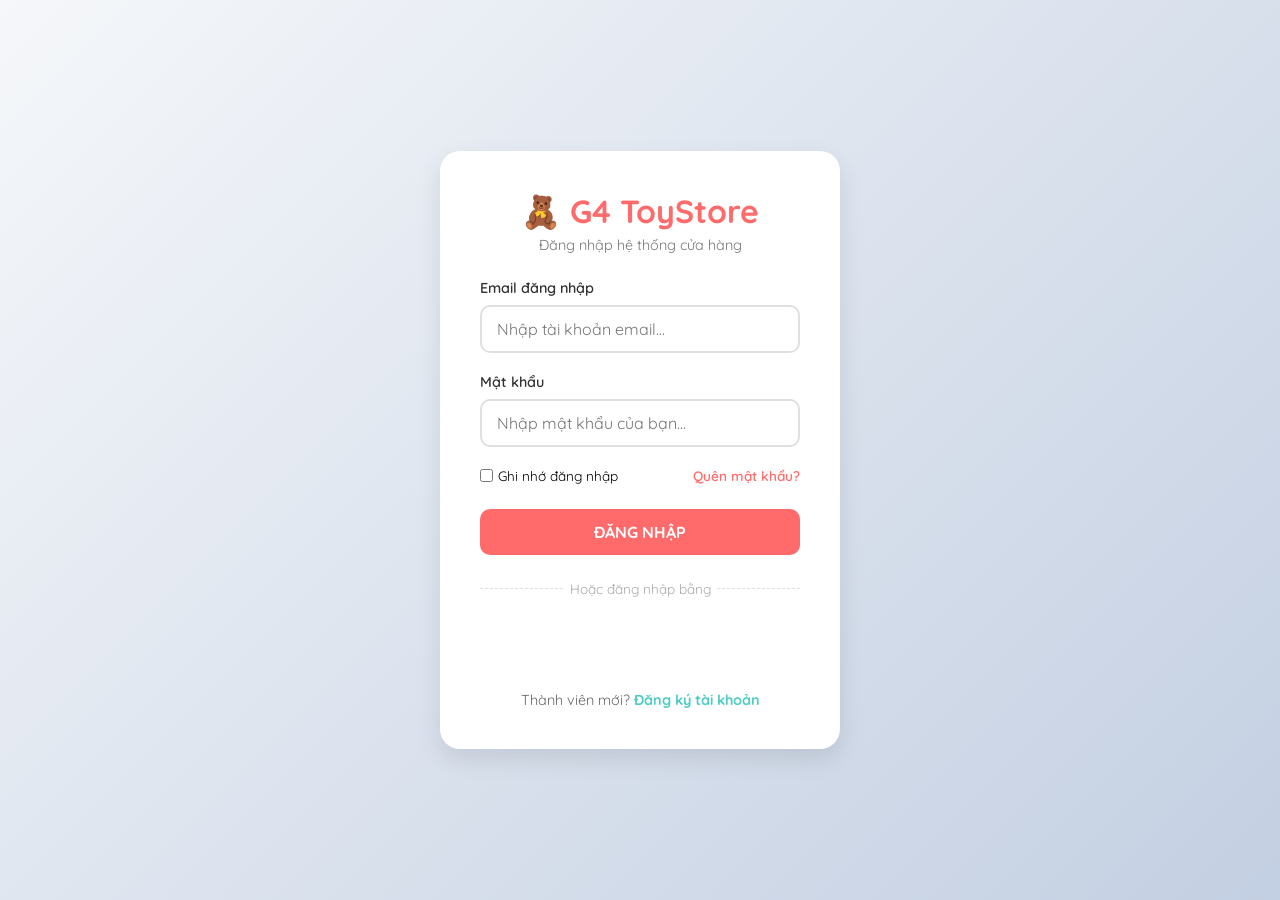
<file: frontend/nth_views/admin/dashboard.html>
<!DOCTYPE html>
<html lang="vi">

<head>
    <meta charset="UTF-8">
    <meta name="viewport" content="width=device-width, initial-scale=1.0">
    <title>Admin Dashboard - G4 ToyStore</title>
    <link href="https://fonts.googleapis.com/css2?family=Quicksand:wght=400;500;600;700&display=swap" rel="stylesheet">

    <style>
        :root {
            --sidebar-width: 260px;
            --primary-admin: #2c3e50;
            --accent-admin: #34495e;
            --active-color: #3498db;
            --text-light: #ecf0f1;
            --bg-body: #f8f9fa;
            --white: #ffffff;
            --text-dark: #333333;
            --success: #2ecc71;
            --warning: #f1c40f;
            --danger: #e74c3c;
        }

        * {
            margin: 0;
            padding: 0;
            box-sizing: border-box;
            font-family: 'Quicksand', sans-serif;
        }

        body {
            background-color: var(--bg-body);
            color: var(--text-dark);
            display: flex;
            min-height: 100vh;
        }

        /* --- SIDEBAR (THANH MENU TRÁI) --- */
        .sidebar {
            width: var(--sidebar-width);
            background-color: var(--primary-admin);
            color: var(--text-light);
            position: fixed;
            top: 0;
            bottom: 0;
            left: 0;
            display: flex;
            flex-direction: column;
            z-index: 100;
        }

        .sidebar-brand {
            padding: 24px;
            text-align: center;
            font-size: 1.4rem;
            font-weight: 700;
            border-bottom: 1px solid rgba(255, 255, 255, 0.1);
            background-color: #1a252f;
        }

        .sidebar-menu {
            list-style: none;
            padding: 20px 0;
            flex-grow: 1;
        }

        .sidebar-menu li {
            margin-bottom: 5px;
        }

        .sidebar-menu a {
            display: flex;
            align-items: center;
            gap: 12px;
            padding: 15px 25px;
            color: #bdc3c7;
            text-decoration: none;
            font-weight: 600;
            transition: all 0.3s;
        }

        .sidebar-menu li.active a,
        .sidebar-menu a:hover {
            color: var(--white);
            background-color: var(--accent-admin);
            border-left: 4px solid var(--active-color);
            padding-left: 21px;
        }

        .sidebar-footer {
            padding: 20px;
            border-top: 1px solid rgba(255, 255, 255, 0.1);
        }

        .btn-logout {
            display: block;
            text-align: center;
            padding: 10px;
            background-color: var(--danger);
            color: var(--white);
            border-radius: 8px;
            text-decoration: none;
            font-weight: 700;
            font-size: 0.9rem;
            transition: background 0.3s;
        }

        .btn-logout:hover {
            background-color: #c0392b;
        }

        /* --- MAIN CONTENT AREA (KHU VỰC NỘI DUNG CHÍNH) --- */
        .main-wrapper {
            margin-left: var(--sidebar-width);
            width: calc(100% - var(--sidebar-width));
            display: flex;
            flex-direction: column;
        }

        /* Topbar phía trên */
        .topbar {
            height: 70px;
            background-color: var(--white);
            box-shadow: 0 2px 5px rgba(0, 0, 0, 0.05);
            display: flex;
            justify-content: space-between;
            align-items: center;
            padding: 0 30px;
        }

        .page-title h2 {
            font-size: 1.5rem;
            color: var(--primary-admin);
        }

        .admin-profile {
            display: flex;
            align-items: center;
            gap: 10px;
            font-weight: 600;
        }

        .avatar {
            width: 40px;
            height: 40px;
            border-radius: 50%;
            background-color: var(--active-color);
            color: white;
            display: flex;
            align-items: center;
            justify-content: center;
            font-size: 1.2rem;
        }

        /* Khối hiển thị nội dung chính */
        .content-body {
            padding: 30px;
        }

        /* Lưới thống kê tổng quan (Cards) */
        .stats-grid {
            display: grid;
            grid-template-columns: repeat(auto-fit, minmax(220px, 1fr));
            gap: 25px;
            margin-bottom: 35px;
        }

        .stat-card {
            background-color: var(--white);
            padding: 25px;
            border-radius: 15px;
            box-shadow: 0 4px 12px rgba(0, 0, 0, 0.03);
            display: flex;
            justify-content: space-between;
            align-items: center;
            border-bottom: 4px solid #ddd;
        }

        .stat-card.card-revenue {
            border-color: var(--success);
        }

        .stat-card.card-orders {
            border-color: var(--active-color);
        }

        .stat-card.card-products {
            border-color: var(--warning);
        }

        .stat-card.card-users {
            border-color: #9b59b6;
        }

        .stat-info p {
            font-size: 0.9rem;
            color: #7f8c8d;
            font-weight: 600;
            text-transform: uppercase;
            margin-bottom: 5px;
        }

        .stat-info h3 {
            font-size: 1.8rem;
            color: #2c3e50;
            font-weight: 700;
        }

        .stat-icon {
            font-size: 2.5rem;
            opacity: 0.8;
        }

        /* Khu vực bảng thông tin */
        .table-section {
            background-color: var(--white);
            padding: 25px;
            border-radius: 15px;
            box-shadow: 0 4px 12px rgba(0, 0, 0, 0.03);
        }

        .table-header {
            display: flex;
            justify-content: space-between;
            align-items: center;
            margin-bottom: 20px;
        }

        .table-header h3 {
            color: var(--primary-admin);
            font-size: 1.2rem;
        }

        .data-table {
            width: 100%;
            border-collapse: collapse;
            text-align: left;
        }

        .data-table th,
        .data-table td {
            padding: 14px 16px;
            border-bottom: 1px solid #eeeeee;
        }

        .data-table th {
            background-color: #f8f9fa;
            color: #555555;
            font-weight: 700;
        }

        .data-table tbody tr:hover {
            background-color: #fdfdfd;
        }

        /* Trạng thái đơn hàng */
        .status-badge {
            padding: 5px 12px;
            border-radius: 12px;
            font-size: 0.85rem;
            font-weight: 700;
            display: inline-block;
        }

        .status-badge.success {
            background-color: #e8f8f0;
            color: var(--success);
        }

        .status-badge.warning {
            background-color: #fef9e7;
            color: var(--warning);
        }

        .status-badge.danger {
            background-color: #fdedec;
            color: var(--danger);
        }

        .status-badge.info {
            background-color: #e8f4f8;
            color: var(--active-color);
        }

        .btn-view {
            padding: 6px 12px;
            background-color: #f1f2f6;
            border: none;
            border-radius: 6px;
            color: #57606f;
            font-weight: 600;
            cursor: pointer;
            transition: all 0.2s;
        }

        .btn-view:hover {
            background-color: var(--active-color);
            color: var(--white);
        }

        /* --- CSS CHO MODAL BOX (XEM CHI TIẾT) --- */
        .modal-overlay {
            display: none;
            position: fixed;
            top: 0;
            left: 0;
            width: 100%;
            height: 100%;
            background: rgba(0, 0, 0, 0.5);
            z-index: 1000;
            justify-content: center;
            align-items: center;
        }

        .modal-box {
            background: var(--white);
            padding: 30px;
            border-radius: 12px;
            width: 480px;
            box-shadow: 0 5px 20px rgba(0, 0, 0, 0.15);
            animation: fadeIn 0.3s ease;
            max-height: 90vh;
            overflow-y: auto;
        }

        .modal-box h3 {
            margin-bottom: 20px;
            font-weight: 700;
            color: var(--primary-admin);
            border-bottom: 2px solid #eee;
            padding-bottom: 10px;
        }

        .detail-row {
            display: flex;
            justify-content: space-between;
            margin-bottom: 12px;
            font-size: 0.95rem;
            border-bottom: 1px dashed #eee;
            padding-bottom: 6px;
        }

        .detail-row span:first-child {
            font-weight: 600;
            color: #666;
        }

        .detail-row span:last-child {
            font-weight: 700;
            color: #111;
        }

        .items-list-box {
            background: #f8f9fa;
            border-radius: 8px;
            padding: 15px;
            margin-top: 15px;
        }

        .items-list-box h4 {
            margin-bottom: 10px;
            font-size: 0.95rem;
            color: var(--accent-admin);
        }

        .toy-item {
            display: flex;
            justify-content: space-between;
            font-size: 0.9rem;
            margin-bottom: 5px;
            color: #555;
        }

        .modal-actions {
            text-align: right;
            margin-top: 25px;
            display: flex;
            justify-content: flex-end;
        }

        .btn-close {
            padding: 10px 18px;
            background: var(--primary-admin);
            color: white;
            border: none;
            border-radius: 8px;
            font-weight: 600;
            cursor: pointer;
            transition: background 0.2s;
        }

        .btn-close:hover {
            background: var(--accent-admin);
        }

        @keyframes fadeIn {
            from {
                opacity: 0;
                transform: translateY(-20px);
            }

            to {
                opacity: 1;
                transform: translateY(0);
            }
        }
    </style>
</head>

<body>

    <aside class="sidebar">
        <div class="sidebar-brand">
            ⚙️ G4 TOYSTORE
        </div>
        <ul class="sidebar-menu">
            <li class="active"><a href="dashboard.html">📊 Tổng quan Dashboard</a></li>
            <li><a href="products-management.html">🧱 Quản lý sản phẩm</a></li>
            <li><a href="orders-management.html">📦 Quản lý đơn hàng</a></li>
            <li><a href="users-management.html">👥 Quản lý người dùng</a></li>
            <li><a href="../user/home.html" target="_blank">🌐 Xem trang chủ User</a></li>
        </ul>
        <div class="sidebar-footer">
            <a href="#" class="btn-logout" onclick="apiClient.logout(); return false;">Đăng xuất ↩</a>
        </div>
    </aside>

    <div class="main-wrapper">

        <header class="topbar">
            <div class="page-title">
                <h2>Hệ thống quản trị tổng quan</h2>
            </div>
            <div class="admin-profile">
                <div class="avatar">A</div>
                <span>Chào, Admin G4</span>
            </div>
        </header>

        <main class="content-body">

            <div class="stats-grid">
                <div class="stat-card card-revenue">
                    <div class="stat-info">
                        <p>Doanh Thu Tháng</p>
                        <h3 id="totalRevenue"></h3>
                    </div>
                    <div class="stat-icon">💰</div>
                </div>

                <div class="stat-card card-orders">
                    <div class="stat-info">
                        <p>Đơn Hàng Mới</p>
                        <h3 id="totalOrders"></h3>
                    </div>
                    <div class="stat-icon">📦</div>
                </div>

                <div class="stat-card card-products">
                    <div class="stat-info">
                        <p>Tổng Sản Phẩm</p>
                        <h3 id="totalProducts"></h3>
                    </div>
                    <div class="stat-icon">🧸</div>
                </div>

                <div class="stat-card card-users">
                    <div class="stat-info">
                        <p>Thành Viên</p>
                        <h3 id="totalUsers">0</h3>
                    </div>
                    <div class="stat-icon">👥</div>
                </div>
            </div>

            <div class="table-section">
                <div class="table-header">
                    <h3>Danh sách đơn hàng vừa đặt gần đây</h3>
                </div>
                <table class="data-table">
                    <thead>
                        <tr>
                            <th>Mã Đơn</th>
                            <th>Khách Hàng</th>
                            <th>Ngày Đặt</th>
                            <th>Tổng Tiền</th>
                            <th>Trạng Thái</th>
                            <th>Thao Tác</th>
                        </tr>
                    </thead>
                    <tbody id="dashboard-order-body">
                    </tbody>
                </table>
            </div>

        </main>
    </div>

    <div id="detail-modal" class="modal-overlay">
        <div class="modal-box">
            <h3>📋 Chi Tiết Hóa Đơn Mua Hàng</h3>

            <div class="detail-row"><span>Mã Đơn Hàng:</span><span id="dt-code"
                    style="color:var(--active-color);"></span></div>
            <div class="detail-row"><span>Khách Hàng:</span><span id="dt-customer"></span></div>
            <div class="detail-row"><span>Ngày Đặt Hàng:</span><span id="dt-date"></span></div>
            <div class="detail-row"><span>Trạng Thái Hệ Thống:</span><span id="dt-status"></span></div>

            <div class="items-list-box">
                <h4>🧱 Các sản phẩm đã mua:</h4>
                <div id="dt-items-list">
                </div>
            </div>

            <div class="detail-row" style="margin-top: 20px; border-bottom: none;">
                <span style="font-size: 1.1rem; color: #111;">Tổng Tiền Hóa Đơn:</span>
                <span id="dt-total" style="font-size: 1.2rem; color: var(--danger);"></span>
            </div>

            <div class="modal-actions">
                <button type="button" class="btn-close" onclick="closeDetailModal()">Đóng lại</button>
            </div>
        </div>
    </div>

    <script src="../js/api_client.js"></script>
    <script>
        // Bảo vệ route
        if (!localStorage.getItem('access_token')) {
            window.location.href = '../user/login.html';
        }

        async function fetchDashboardData() {
            try {
                const statsRes = await apiClient.get('/admin/dashboard');
                if (statsRes.success) {
                    const stats = statsRes.data;
                    document.querySelector('.card-revenue h3').innerText = stats.total_revenue.toLocaleString('vi-VN') + 'đ';
                    document.querySelector('.card-orders h3').innerText = stats.total_orders + ' Đơn';
                    document.querySelector('.card-users h3').innerText = stats.total_users + ' User';
                    document.querySelector('.card-products h3').innerText = stats.total_products + ' Loại';
                }

                const ordersRes = await apiClient.get('/admin/orders');
                if (ordersRes.success) {
                    window.recentOrders = ordersRes.data;
                    renderDashboardOrders();
                }
            } catch (err) {
                console.error("Lỗi lấy dữ liệu:", err);
            }
        }

        function getStatusBadgeClass(status) {
            switch (status) {
                case 'Chờ xử lý':
                case 'Pending': return 'warning';
                case 'Đang giao':
                case 'Processing':
                case 'Shipped': return 'info';
                case 'Đã giao':
                case 'Delivered': return 'success';
                case 'Hủy đơn':
                case 'Cancelled': return 'danger';
                default: return 'warning';
            }
        }

        function getVietnameseStatus(status) {
            switch (status) {
                case 'Pending': return 'Chờ xử lý';
                case 'Processing':
                case 'Shipped': return 'Đang giao';
                case 'Delivered': return 'Đã giao';
                case 'Cancelled': return 'Hủy đơn';
                default: return status;
            }
        }

        // Đổ dữ liệu từ API ra cấu trúc bảng HTML
        function renderDashboardOrders() {
            const tbody = document.getElementById('dashboard-order-body');
            let html = '';

            const displayOrders = window.recentOrders ? window.recentOrders.slice(0, 5) : []; // Lấy 5 đơn mới nhất

            displayOrders.forEach((order, index) => {
                html += `
                    <tr>
                        <td><b>${order.code}</b></td>
                        <td>${order.customer}</td>
                        <td>${order.date}</td>
                        <td>${Number(order.total).toLocaleString('vi-VN')} đ</td>
                        <td><span class="status-badge ${getStatusBadgeClass(order.status)}">${getVietnameseStatus(order.status)}</span></td>
                        <td><button class="btn-view" onclick="openDetailModal(${index})">Xem</button></td>
                    </tr>
                `;
            });
            tbody.innerHTML = html;
        }

        // Hàm xử lý hiển thị Modal khi click nút "Xem"
        function openDetailModal(index) {
            const displayOrders = window.recentOrders ? window.recentOrders.slice(0, 5) : [];
            const order = displayOrders[index];
            if (order) {
                document.getElementById('dt-code').innerText = order.code;
                document.getElementById('dt-customer').innerText = order.customer;
                document.getElementById('dt-date').innerText = order.date;
                document.getElementById('dt-status').innerHTML = `<span class="status-badge ${getStatusBadgeClass(order.status)}">${order.status}</span>`;
                document.getElementById('dt-total').innerText = Number(order.total).toLocaleString('vi-VN') + " đ";

                // Đổ dữ liệu danh sách sản phẩm mua cụ thể
                let itemsHtml = '';
                if (order.products && order.products.length > 0) {
                    order.products.forEach(p => {
                        itemsHtml += `<div class="toy-item"><span>${p}</span></div>`;
                    });
                } else {
                    itemsHtml = `<div class="toy-item" style="color:#999;">Không có chi tiết sản phẩm.</div>`;
                }
                document.getElementById('dt-items-list').innerHTML = itemsHtml;

                // Hiển thị Overlay Modal
                document.getElementById('detail-modal').style.display = 'flex';
            }
        }

        // Đóng hộp thoại Modal
        function closeDetailModal() {
            document.getElementById('detail-modal').style.display = 'none';
        }

        function logout() {
            apiClient.logout();
        }

        // Chạy hàm fetch ngay khi tải trang xong
        window.onload = function () {
            fetchDashboardData();
        };
    </script>
</body>

</html>
</file>
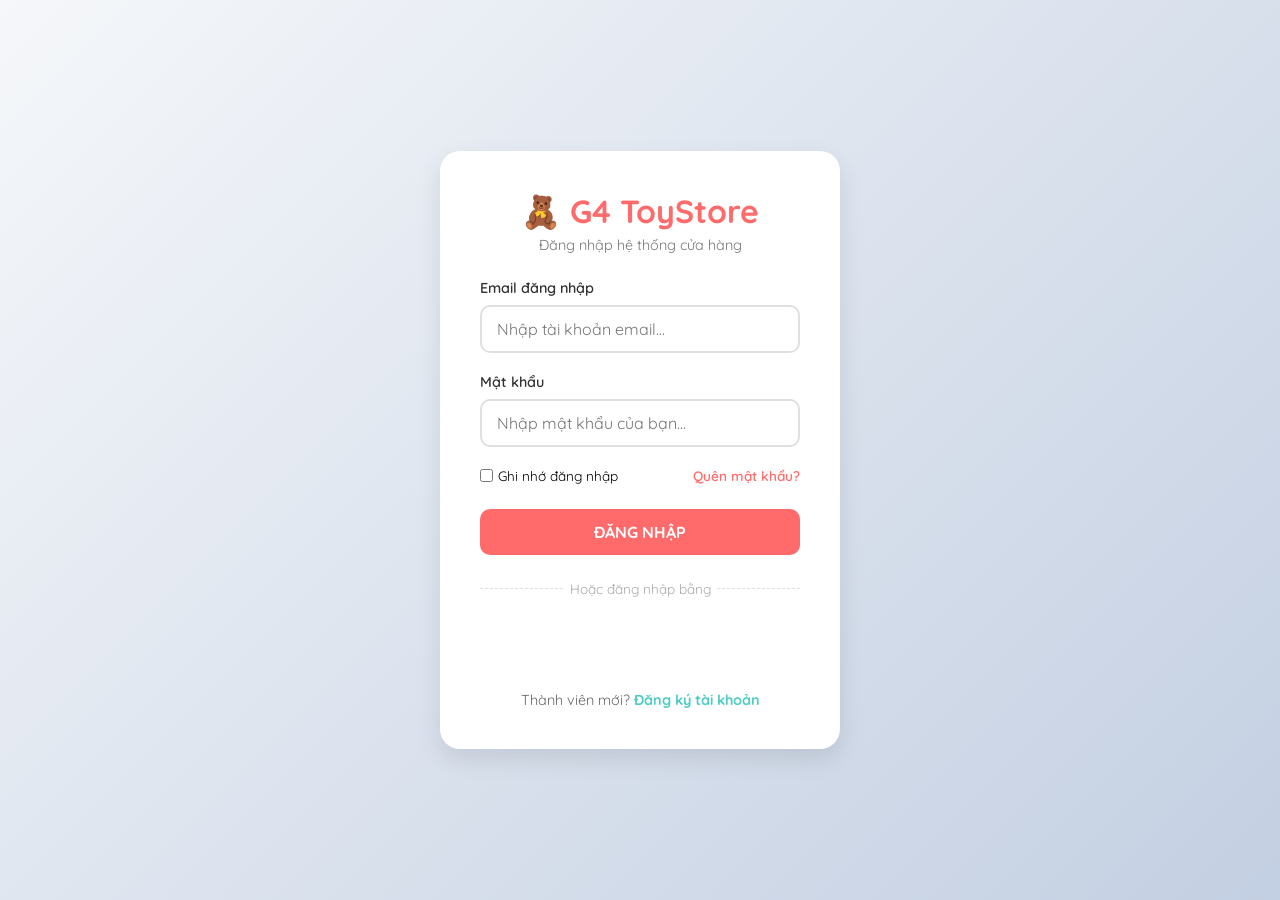
<file: frontend/nth_views/admin/orders-management.html>
<!DOCTYPE html>
<html lang="vi">
<head>
    <meta charset="UTF-8">
    <meta name="viewport" content="width=device-width, initial-scale=1.0">
    <title>Quản Lý Đơn Hàng - G4 Admin</title>
    <link href="https://fonts.googleapis.com/css2?family=Quicksand:wght@400;500;600;700&display=swap" rel="stylesheet">
    <style>
        :root {
            --sidebar-width: 260px;
            --primary-admin: #2c3e50;
            --accent-admin: #34495e;
            --active-color: #3498db;
            --text-light: #ecf0f1;
            --bg-body: #f8f9fa;
            --white: #ffffff;
            --text-dark: #333333;
            --success: #2ecc71;
            --warning: #f1c40f;
            --danger: #e74c3c;
        }

        * { margin: 0; padding: 0; box-sizing: border-box; font-family: 'Quicksand', sans-serif; }
        body { background-color: var(--bg-body); color: var(--text-dark); display: flex; min-height: 100vh; }

        /* SIDEBAR STRUCTURE */
        .sidebar { width: var(--sidebar-width); background-color: var(--primary-admin); color: var(--text-light); position: fixed; top: 0; bottom: 0; left: 0; display: flex; flex-direction: column; z-index: 100; }
        .sidebar-brand { padding: 24px; text-align: center; font-size: 1.4rem; font-weight: 700; border-bottom: 1px solid rgba(255, 255, 255, 0.1); background-color: #1a252f; }
        .sidebar-menu { list-style: none; padding: 20px 0; flex-grow: 1; }
        .sidebar-menu a { display: flex; align-items: center; gap: 12px; padding: 15px 25px; color: #bdc3c7; text-decoration: none; font-weight: 600; transition: all 0.3s; }
        .sidebar-menu li.active a, .sidebar-menu a:hover { color: var(--white); background-color: var(--accent-admin); border-left: 4px solid var(--active-color); padding-left: 21px; }
        .sidebar-footer { padding: 20px; border-top: 1px solid rgba(255, 255, 255, 0.1); }
        .btn-logout { display: block; text-align: center; padding: 10px; background-color: var(--danger); color: var(--white); border-radius: 8px; text-decoration: none; font-weight: 700; font-size: 0.9rem; }

        /* MAIN CONTENT */
        .main-wrapper { margin-left: var(--sidebar-width); width: calc(100% - var(--sidebar-width)); display: flex; flex-direction: column; }
        .topbar { height: 70px; background-color: var(--white); box-shadow: 0 2px 5px rgba(0,0,0,0.05); display: flex; justify-content: space-between; align-items: center; padding: 0 30px; }
        .content-body { padding: 30px; }

        /* FILTER TABS */
        .filter-bar { display: flex; gap: 10px; margin-bottom: 25px; flex-wrap: wrap; }
        .filter-btn { padding: 8px 16px; background-color: var(--white); border: 2px solid #e0e0e0; border-radius: 20px; font-weight: 600; cursor: pointer; transition: all 0.2s; }
        .filter-btn.active, .filter-btn:hover { background-color: var(--active-color); color: white; border-color: var(--active-color); }

        /* TABLE */
        .table-section { background-color: var(--white); padding: 25px; border-radius: 15px; box-shadow: 0 4px 12px rgba(0,0,0,0.03); overflow-x: auto; }
        .data-table { width: 100%; border-collapse: collapse; text-align: left; }
        .data-table th, .data-table td { padding: 14px; border-bottom: 1px solid #eee; }
        .data-table th { background-color: #f8f9fa; color: #555; font-weight: 700; white-space: nowrap; }
        
        .status-badge { padding: 5px 12px; border-radius: 12px; font-size: 0.85rem; font-weight: 700; display: inline-block; text-align: center; min-width: 110px; }
        .status-badge.warning { background-color: #fef9e7; color: var(--warning); }
        .status-badge.info { background-color: #e8f4f8; color: var(--active-color); }
        .status-badge.success { background-color: #e8f8f0; color: var(--success); }
        .status-badge.danger { background-color: #fdedec; color: var(--danger); }

        select.select-status { padding: 6px 10px; border-radius: 6px; border: 1px solid #ddd; outline: none; font-family: 'Quicksand', sans-serif; font-weight: 600; cursor: pointer; }
        select.select-status:disabled { opacity: 0.5; cursor: not-allowed; background-color: #f5f5f5; }
        
        /* ACTION BUTTONS */
        .btn-view { padding: 6px 12px; background-color: #e8f8f0; color: var(--success); border: none; border-radius: 6px; font-weight: 600; cursor: pointer; margin-right: 5px; }
        .btn-view:hover { background-color: var(--success); color: white; }

        /* MODAL CORES */
        .modal-overlay { display: none; position: fixed; top: 0; left: 0; width: 100%; height: 100%; background: rgba(0,0,0,0.5); z-index: 1000; justify-content: center; align-items: center; }
        .modal-box { background: var(--white); padding: 30px; border-radius: 12px; width: 520px; box-shadow: 0 5px 20px rgba(0,0,0,0.15); animation: fadeIn 0.3s ease; max-height: 90vh; overflow-y: auto; }
        .modal-box h3 { margin-bottom: 20px; font-weight: 700; color: var(--primary-admin); border-bottom: 2px solid #eee; padding-bottom: 10px; }
        
        /* CHI TIẾT ĐƠN HÀNG STYLES */
        .detail-row { display: flex; justify-content: space-between; margin-bottom: 12px; font-size: 0.95rem; border-bottom: 1px dashed #eee; padding-bottom: 6px; }
        .detail-row span:first-child { font-weight: 600; color: #666; }
        .detail-row span:last-child { font-weight: 700; color: #111; }
        .items-list-box { background: #f8f9fa; border-radius: 8px; padding: 15px; margin-top: 15px; }
        .items-list-box h4 { margin-bottom: 10px; font-size: 0.95rem; color: var(--accent-admin); }
        .toy-item { display: flex; justify-content: space-between; font-size: 0.9rem; margin-bottom: 5px; color: #555; }

        .modal-actions { text-align: right; margin-top: 25px; display: flex; justify-content: flex-end; gap: 10px; }
        .btn-cancel { padding: 10px 18px; background: #e0e0e0; color: #333; border: none; border-radius: 8px; font-weight: 600; cursor: pointer; }

        .loading-row td { text-align: center; color: #999; padding: 30px; }

        @keyframes fadeIn { from { opacity: 0; transform: translateY(-20px); } to { opacity: 1; transform: translateY(0); } }
    </style>
</head>
<body>

    <aside class="sidebar">
        <div class="sidebar-brand">⚙️ G4 TOYSTORE</div>
        <ul class="sidebar-menu">
            <li><a href="dashboard.html">📊 Tổng quan Dashboard</a></li>
            <li><a href="products-management.html">🧱 Quản lý sản phẩm</a></li>
            <li class="active"><a href="orders-management.html">📦 Quản lý đơn hàng</a></li>
            <li><a href="users-management.html">👥 Quản lý người dùng</a></li>
            <li><a href="../user/home.html" target="_blank">🌐 Xem trang chủ User</a></li>
        </ul>
        <div class="sidebar-footer"><a href="#" class="btn-logout" onclick="apiClient.logout(); return false;">Đăng xuất ↩</a></div>
    </aside>

    <div class="main-wrapper">
        <header class="topbar">
            <div class="page-title"><h2>Hệ Thống Kiểm Soát Đơn Hàng</h2></div>
        </header>

        <main class="content-body">
            <div class="filter-bar">
                <button class="filter-btn active" onclick="filterOrders('Tất cả đơn', this)">Tất cả đơn</button>
                <button class="filter-btn" onclick="filterOrders('Chờ xử lý', this)">Chờ xử lý</button>
                <button class="filter-btn" onclick="filterOrders('Đang giao', this)">Đang giao</button>
                <button class="filter-btn" onclick="filterOrders('Đã giao', this)">Đã giao thành công</button>
                <button class="filter-btn" onclick="filterOrders('Hủy đơn', this)">Đã hủy</button>
            </div>

            <div class="table-section">
                <table class="data-table">
                    <thead>
                        <tr>
                            <th>Mã Đơn</th>
                            <th>Khách Hàng</th>
                            <th>Số Điện Thoại</th>
                            <th>Ngày Đặt</th>
                            <th>Tổng Tiền</th>
                            <th>Trạng Thái</th>
                            <th>Cập Nhật Nhanh</th>
                            <th>Thao Tác</th>
                        </tr>
                    </thead>
                    <tbody id="order-table-body">
                        <tr class="loading-row"><td colspan="8">Đang tải dữ liệu...</td></tr>
                    </tbody>
                </table>
            </div>
        </main>
    </div>

    <!-- Modal chi tiết đơn hàng -->
    <div id="detail-modal" class="modal-overlay">
        <div class="modal-box">
            <h3>📋 Chi Tiết Hóa Đơn Mua Hàng</h3>
            
            <div class="detail-row"><span>Mã Đơn Hàng:</span><span id="dt-code" style="color:var(--active-color);"></span></div>
            <div class="detail-row"><span>Khách Hàng:</span><span id="dt-customer"></span></div>
            <div class="detail-row"><span>Số Điện Thoại:</span><span id="dt-phone"></span></div>
            <div class="detail-row"><span>Ngày Đặt Hàng:</span><span id="dt-date"></span></div>
            <div class="detail-row"><span>Trạng Thái:</span><span id="dt-status"></span></div>
            <div class="detail-row"><span>Phương Thức TT:</span><span id="dt-payment"></span></div>
            <div class="detail-row"><span>Địa Chỉ Giao Hàng:</span><span id="dt-address" style="max-width: 250px; text-align: right;"></span></div>
            
            <div class="items-list-box">
                <h4>🧱 Các sản phẩm đã mua:</h4>
                <div id="dt-items-list">
                    </div>
            </div>

            <div class="detail-row" style="margin-top: 20px; border-bottom: none;">
                <span style="font-size: 1.1rem; color: #111;">Tổng Tiền Hóa Đơn:</span>
                <span id="dt-total" style="font-size: 1.2rem; color: var(--danger);"></span>
            </div>

            <div class="modal-actions">
                <button type="button" class="btn-cancel" onclick="closeDetailModal()" style="background:var(--primary-admin); color:white;">Đóng lại</button>
            </div>
        </div>
    </div>

    <script src="../js/api_client.js"></script>
    <script>
        // Bảo vệ route
        if (!localStorage.getItem('access_token')) {
            window.location.href = '../user/login.html';
        }

        let allOrders = [];
        let currentFilter = "Tất cả đơn";

        // Trạng thái cuối cùng (không cho phép đổi)
        const FINALIZED_STATUSES = ['Đã giao', 'Delivered', 'Hủy đơn', 'Cancelled'];

        async function loadOrders() {
            try {
                const res = await apiClient.get('/admin/orders');
                if (res.success) {
                    allOrders = res.data;
                    renderOrders();
                } else {
                    document.getElementById('order-table-body').innerHTML = 
                        `<tr><td colspan="8" style="text-align:center; color:#e74c3c; padding:30px;">Lỗi: ${res.message}</td></tr>`;
                }
            } catch (err) {
                console.error("Lỗi lấy danh sách đơn hàng:", err);
                document.getElementById('order-table-body').innerHTML = 
                    `<tr><td colspan="8" style="text-align:center; color:#e74c3c; padding:30px;">Lỗi kết nối server</td></tr>`;
            }
        }

        function getStatusBadgeClass(status) {
            switch(status) {
                case 'Chờ xử lý': 
                case 'Pending': return 'warning';
                case 'Đang giao':
                case 'Processing':
                case 'Shipped': return 'info';
                case 'Đã giao':
                case 'Delivered': return 'success';
                case 'Hủy đơn':
                case 'Cancelled': return 'danger';
                default: return 'warning';
            }
        }

        function getVietnameseStatus(status) {
            switch(status) {
                case 'Pending': return 'Chờ xử lý';
                case 'Processing':
                case 'Shipped': return 'Đang giao';
                case 'Delivered': return 'Đã giao';
                case 'Cancelled': return 'Hủy đơn';
                default: return status;
            }
        }

        function normalizeStatus(status) {
            const map = {
                'Pending': 'Chờ xử lý',
                'Processing': 'Đang giao',
                'Shipped': 'Đang giao',
                'Delivered': 'Đã giao',
                'Cancelled': 'Hủy đơn'
            };
            return map[status] || status;
        }

        // Render bảng đơn hàng
        function renderOrders() {
            const tbody = document.getElementById('order-table-body');
            let html = '';

            const filteredOrders = allOrders.filter(order => {
                if (currentFilter === "Tất cả đơn") return true;
                return normalizeStatus(order.status) === currentFilter;
            });

            if (filteredOrders.length === 0) {
                html = `<tr><td colspan="8" style="text-align:center; color:#999; padding:30px;">Không có đơn hàng nào thuộc danh mục này.</td></tr>`;
            } else {
                filteredOrders.forEach((order) => {
                    const isFinalized = FINALIZED_STATUSES.includes(order.status);
                    const normalizedStatus = normalizeStatus(order.status);

                    let statusControl = '';
                    if (isFinalized) {
                        // Đơn đã hoàn tất/hủy → chỉ hiện text, không cho sửa
                        statusControl = `<span class="status-badge ${getStatusBadgeClass(order.status)}" style="font-size: 0.8rem;">${getVietnameseStatus(order.status)}</span>`;
                    } else {
                        statusControl = `
                            <select class="select-status" onchange="updateStatus(${order.id}, this.value, this)">
                                <option value="Pending" ${normalizedStatus === 'Chờ xử lý' ? 'selected' : ''}>Chờ xử lý</option>
                                <option value="Processing" ${normalizedStatus === 'Đang giao' ? 'selected' : ''}>Đang giao</option>
                                <option value="Delivered" ${normalizedStatus === 'Đã giao' ? 'selected' : ''}>Đã giao thành công</option>
                                <option value="Cancelled" ${normalizedStatus === 'Hủy đơn' ? 'selected' : ''}>Đã hủy</option>
                            </select>
                        `;
                    }

                    html += `
                        <tr>
                            <td><b>${order.code}</b></td>
                            <td>${order.customer}</td>
                            <td>${order.phone}</td>
                            <td>${order.date}</td>
                            <td>${Number(order.total).toLocaleString('vi-VN')} đ</td>
                            <td><span class="status-badge ${getStatusBadgeClass(order.status)}">${getVietnameseStatus(order.status)}</span></td>
                            <td>${statusControl}</td>
                            <td>
                                <button class="btn-view" onclick="openDetailModal(${order.id})">Xem</button>
                            </td>
                        </tr>
                    `;
                });
            }
            tbody.innerHTML = html;
        }

        function filterOrders(status, element) {
            currentFilter = status;
            document.querySelectorAll('.filter-btn').forEach(btn => btn.classList.remove('active'));
            element.classList.add('active');
            renderOrders();
        }

        // XEM CHI TIẾT (OPEN DETAIL MODAL)
        function openDetailModal(id) {
            const order = allOrders.find(o => o.id === id);
            
            if(order) {
                document.getElementById('dt-code').innerText = order.code;
                document.getElementById('dt-customer').innerText = order.customer;
                document.getElementById('dt-phone').innerText = order.phone;
                document.getElementById('dt-status').innerHTML = `<span class="status-badge ${getStatusBadgeClass(order.status)}">${getVietnameseStatus(order.status)}</span>`;
                document.getElementById('dt-date').innerText = order.date;
                document.getElementById('dt-total').innerText = Number(order.total).toLocaleString('vi-VN') + " đ";
                document.getElementById('dt-payment').innerText = order.payment_method || "N/A";
                document.getElementById('dt-address').innerText = order.shipping_address || "Không có";
                
                // Đổ danh sách sản phẩm mua vào hóa đơn chi tiết
                let itemsHtml = '';
                if(order.products && order.products.length > 0) {
                    order.products.forEach(p => {
                        itemsHtml += `<div class="toy-item"><span>${p}</span></div>`;
                    });
                } else {
                    itemsHtml = `<div class="toy-item" style="color:#999;">Không có dữ liệu sản phẩm cụ thể.</div>`;
                }
                document.getElementById('dt-items-list').innerHTML = itemsHtml;
                
                document.getElementById('detail-modal').style.display = 'flex';
            }
        }

        function closeDetailModal() {
            document.getElementById('detail-modal').style.display = 'none';
        }

        // UPDATE TRẠNG THÁI NHANH — luôn reload để đồng bộ UI
        async function updateStatus(id, newStatus, selectEl) {
            const previousValue = selectEl ? selectEl.getAttribute('data-prev') || selectEl.options[0].value : '';
            
            try {
                const res = await apiClient.put(`/admin/orders/${id}/status`, { status: newStatus });
                if (res.success) {
                    loadOrders(); // Reload để đồng bộ
                } else {
                    alert("Có lỗi xảy ra: " + res.message);
                    loadOrders(); // Reload để revert dropdown
                }
            } catch (err) {
                alert("Lỗi khi cập nhật trạng thái đơn hàng");
                loadOrders(); // Reload để revert dropdown
            }
        }

        window.onload = function() {
            loadOrders();
        };
    </script>
</body>
</html>
</file>
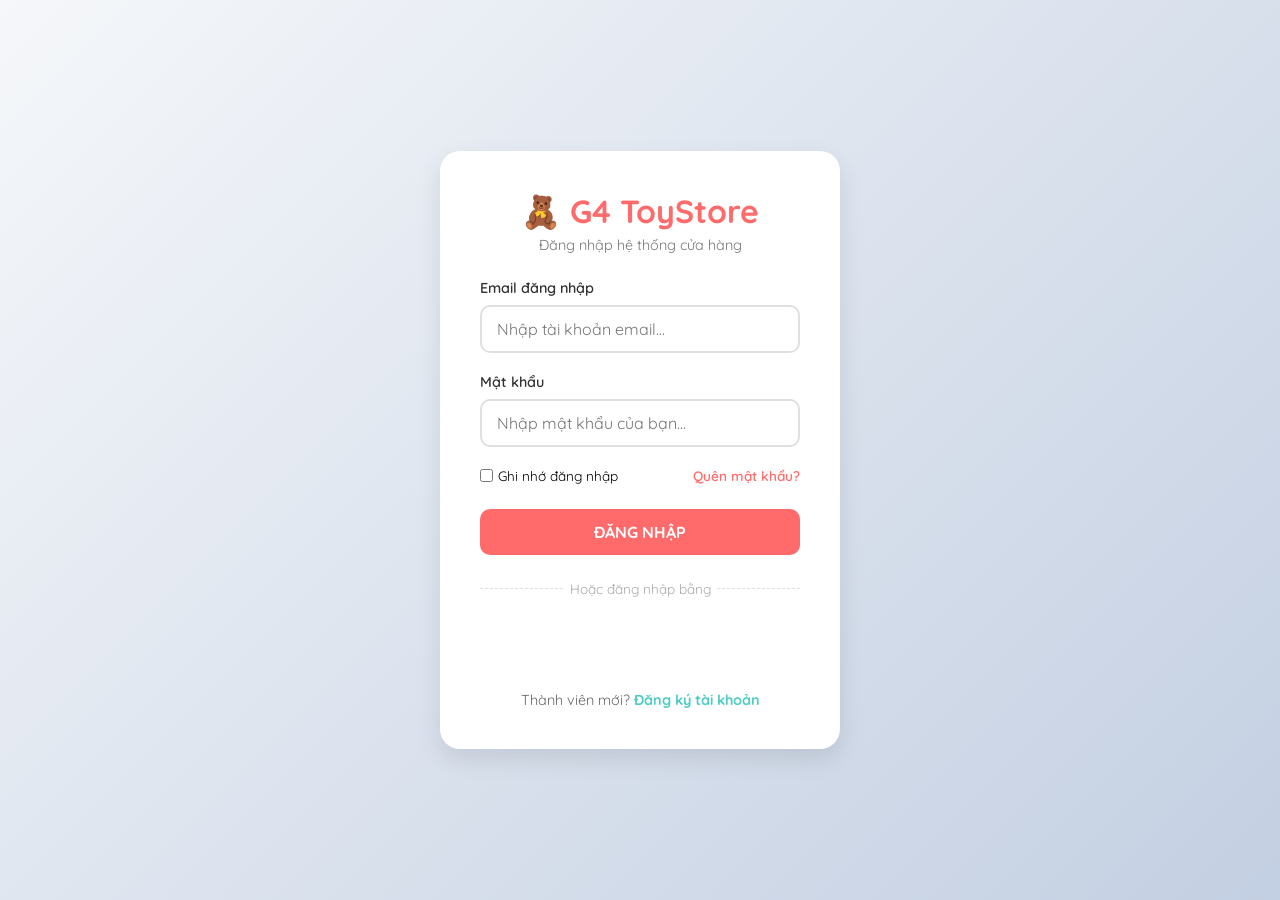
<file: frontend/nth_views/admin/products-management.html>
<!DOCTYPE html>
<html lang="vi">

<head>
    <meta charset="UTF-8">
    <meta name="viewport" content="width=device-width, initial-scale=1.0">
    <title>Quản Lý Sản Phẩm - G4 Admin</title>
    <link href="https://fonts.googleapis.com/css2?family=Quicksand:wght@400;500;600;700&display=swap" rel="stylesheet">
    <style>
        :root {
            --sidebar-width: 260px;
            --primary-admin: #2c3e50;
            --accent-admin: #34495e;
            --active-color: #3498db;
            --text-light: #ecf0f1;
            --bg-body: #f8f9fa;
            --white: #ffffff;
            --text-dark: #333333;
            --success: #2ecc71;
            --danger: #e74c3c;
        }

        * {
            margin: 0;
            padding: 0;
            box-sizing: border-box;
            font-family: 'Quicksand', sans-serif;
        }

        body {
            background-color: var(--bg-body);
            color: var(--text-dark);
            display: flex;
            min-height: 100vh;
        }

        /* SIDEBAR STRUCTURE */
        .sidebar {
            width: var(--sidebar-width);
            background-color: var(--primary-admin);
            color: var(--text-light);
            position: fixed;
            top: 0;
            bottom: 0;
            left: 0;
            display: flex;
            flex-direction: column;
            z-index: 100;
        }

        .sidebar-brand {
            padding: 24px;
            text-align: center;
            font-size: 1.4rem;
            font-weight: 700;
            border-bottom: 1px solid rgba(255, 255, 255, 0.1);
            background-color: #1a252f;
        }

        .sidebar-menu {
            list-style: none;
            padding: 20px 0;
            flex-grow: 1;
        }

        .sidebar-menu li {
            margin-bottom: 5px;
        }

        .sidebar-menu a {
            display: flex;
            align-items: center;
            gap: 12px;
            padding: 15px 25px;
            color: #bdc3c7;
            text-decoration: none;
            font-weight: 600;
            transition: all 0.3s;
        }

        .sidebar-menu li.active a,
        .sidebar-menu a:hover {
            color: var(--white);
            background-color: var(--accent-admin);
            border-left: 4px solid var(--active-color);
            padding-left: 21px;
        }

        .sidebar-footer {
            padding: 20px;
            border-top: 1px solid rgba(255, 255, 255, 0.1);
        }

        .btn-logout {
            display: block;
            text-align: center;
            padding: 10px;
            background-color: var(--danger);
            color: var(--white);
            border-radius: 8px;
            text-decoration: none;
            font-weight: 700;
            font-size: 0.9rem;
        }

        /* MAIN CONTENT */
        .main-wrapper {
            margin-left: var(--sidebar-width);
            width: calc(100% - var(--sidebar-width));
            display: flex;
            flex-direction: column;
        }

        .topbar {
            height: 70px;
            background-color: var(--white);
            box-shadow: 0 2px 5px rgba(0, 0, 0, 0.05);
            display: flex;
            justify-content: space-between;
            align-items: center;
            padding: 0 30px;
        }

        .content-body {
            padding: 30px;
        }

        /* MANAGEMENT TOOLBAR */
        .action-bar {
            display: flex;
            justify-content: space-between;
            align-items: center;
            margin-bottom: 25px;
            gap: 15px;
            flex-wrap: wrap;
        }

        .search-box input {
            padding: 10px 15px;
            border: 2px solid #ddd;
            border-radius: 8px;
            width: 300px;
            outline: none;
            font-size: 0.95rem;
        }

        .search-box input:focus {
            border-color: var(--active-color);
        }

        .btn-add-product {
            padding: 10px 20px;
            background-color: var(--success);
            color: white;
            border: none;
            border-radius: 8px;
            font-weight: 700;
            cursor: pointer;
            transition: background 0.2s;
        }

        .btn-add-product:hover {
            background-color: #27ae60;
        }

        /* DATA TABLE */
        .table-section {
            background-color: var(--white);
            padding: 25px;
            border-radius: 15px;
            box-shadow: 0 4px 12px rgba(0, 0, 0, 0.03);
        }

        .data-table {
            width: 100%;
            border-collapse: collapse;
        }

        .data-table th,
        .data-table td {
            padding: 14px;
            text-align: left;
            border-bottom: 1px solid #eee;
        }

        .data-table th {
            background-color: #f8f9fa;
            color: #555;
            font-weight: 700;
        }

        .product-img-mini {
            font-size: 1.8rem;
            text-align: center;
            width: 50px;
        }

        /* ACTIONS BUTTONS */
        .btn-edit {
            padding: 6px 12px;
            background-color: #ebf5fb;
            color: var(--active-color);
            border: none;
            border-radius: 6px;
            font-weight: 600;
            cursor: pointer;
            margin-right: 5px;
            transition: 0.2s;
        }

        .btn-edit:hover {
            background-color: var(--active-color);
            color: white;
        }

        .btn-delete {
            padding: 6px 12px;
            background-color: #fdedec;
            color: var(--danger);
            border: none;
            border-radius: 6px;
            font-weight: 600;
            cursor: pointer;
            transition: 0.2s;
        }

        .btn-delete:hover {
            background-color: var(--danger);
            color: white;
        }

        /* MODAL STYLES */
        .modal-overlay {
            display: none;
            position: fixed;
            top: 0;
            left: 0;
            width: 100%;
            height: 100%;
            background: rgba(0, 0, 0, 0.5);
            z-index: 1000;
            justify-content: center;
            align-items: center;
        }

        .modal-box {
            background: var(--white);
            padding: 30px;
            border-radius: 12px;
            width: 450px;
            box-shadow: 0 5px 20px rgba(0, 0, 0, 0.15);
            animation: fadeIn 0.3s ease;
        }

        .modal-box h3 {
            margin-bottom: 20px;
            font-weight: 700;
            color: var(--primary-admin);
            border-bottom: 2px solid #eee;
            padding-bottom: 10px;
        }

        .form-group {
            margin-bottom: 15px;
        }

        .form-group label {
            display: block;
            margin-bottom: 6px;
            font-weight: 600;
            font-size: 0.9rem;
        }

        .form-group input {
            width: 100%;
            padding: 10px;
            border: 2px solid #ddd;
            border-radius: 8px;
            outline: none;
            transition: 0.2s;
        }

        .form-group input:focus {
            border-color: var(--active-color);
        }

        .modal-actions {
            text-align: right;
            margin-top: 25px;
            display: flex;
            justify-content: flex-end;
            gap: 10px;
        }

        .btn-cancel {
            padding: 10px 20px;
            background: #e0e0e0;
            color: #333;
            border: none;
            border-radius: 8px;
            font-weight: 600;
            cursor: pointer;
        }

        .btn-save {
            padding: 10px 20px;
            background: var(--active-color);
            color: white;
            border: none;
            border-radius: 8px;
            font-weight: 600;
            cursor: pointer;
        }

        .btn-save:hover {
            background-color: #2980b9;
        }

        @keyframes fadeIn {
            from {
                opacity: 0;
                transform: translateY(-20px);
            }

            to {
                opacity: 1;
                transform: translateY(0);
            }
        }
    </style>
</head>

<body>

    <aside class="sidebar">
        <div class="sidebar-brand">⚙️ G4 TOYSTORE</div>
        <ul class="sidebar-menu">
            <li><a href="dashboard.html">📊 Tổng quan Dashboard</a></li>
            <li class="active"><a href="products-management.html">🧱 Quản lý sản phẩm</a></li>
            <li><a href="orders-management.html">📦 Quản lý đơn hàng</a></li>
            <li><a href="users-management.html">👥 Quản lý người dùng</a></li>
            <li><a href="../user/home.html" target="_blank">🌐 Xem trang chủ User</a></li>
        </ul>
        <div class="sidebar-footer"><a href="#" class="btn-logout" onclick="apiClient.logout(); return false;">Đăng xuất
                ↩</a></div>
    </aside>

    <div class="main-wrapper">
        <header class="topbar">
            <div class="page-title">
                <h2>Quản Lý Danh Sách Sản Phẩm Đồ Chơi</h2>
            </div>
            <div class="admin-profile">
                <div class="avatar"
                    style="width:40px; height:40px; background:#3498db; border-radius:50%; color:white; display:flex; align-items:center; justify-content:center; font-weight:700;">
                    A</div>
            </div>
        </header>

        <main class="content-body">
            <div class="action-bar">
                <div class="search-box">
                    <input type="text" id="search-input" oninput="searchProducts()"
                        placeholder="Tìm tên sản phẩm, danh mục...">
                </div>
                <button class="btn-add-product" onclick="openAddModal()">➕ Thêm sản phẩm mới</button>
            </div>

            <div class="table-section">
                <table class="data-table">
                    <thead>
                        <tr>
                            <th>Ảnh</th>
                            <th>Tên Sản Phẩm</th>
                            <th>Danh Mục</th>
                            <th>Giá Bán</th>
                            <th>Kho Hàng</th>
                            <th>Thao Tác</th>
                        </tr>
                    </thead>
                    <tbody id="product-table-body">
                    </tbody>
                </table>
            </div>
        </main>
    </div>

    <div id="product-modal" class="modal-overlay">
        <div class="modal-box">
            <h3 id="modal-title">Thêm Sản Phẩm Mới</h3>
            <form id="product-form" onsubmit="saveProduct(event)">
                <input type="hidden" id="prod-id">

                <div class="form-group">
                    <label>Icon / Biểu tượng ảnh:</label>
                    <input type="text" id="prod-img" required placeholder="Ví dụ: 🧸, 🤖, 🏎️">
                </div>
                <div class="form-group">
                    <label>Tên sản phẩm:</label>
                    <input type="text" id="prod-name" required placeholder="Nhập tên sản phẩm đồ chơi">
                </div>
                <div class="form-group">
                    <label>Danh mục sản phẩm:</label>
                    <select id="prod-category" required
                        style="width:100%; padding:10px; border:2px solid #ddd; border-radius:8px; outline:none; font-family:'Quicksand',sans-serif;">
                        <option value="">-- Chọn danh mục --</option>
                    </select>
                </div>
                <div class="form-group">
                    <label>Giá bán (đ):</label>
                    <input type="number" id="prod-price" required placeholder="Ví dụ: 500000">
                </div>
                <div class="form-group">
                    <label>Số lượng kho hàng:</label>
                    <input type="number" id="prod-stock" required placeholder="Ví dụ: 10">
                </div>

                <div class="modal-actions">
                    <button type="button" class="btn-cancel" onclick="closeModal()">Hủy bỏ</button>
                    <button type="submit" class="btn-save">Lưu dữ liệu</button>
                </div>
            </form>
        </div>
    </div>

    <script src="../js/api_client.js"></script>
    <script>
        // Bảo vệ route
        if (!localStorage.getItem('access_token')) {
            window.location.href = '../user/login.html';
        }

        let currentProducts = [];
        let categories = [];

        async function loadCategories() {
            try {
                const res = await apiClient.get('/categories');
                if (res.success) {
                    categories = res.data;
                    const select = document.getElementById('prod-category');
                    select.innerHTML = '<option value="">-- Chọn danh mục --</option>';
                    categories.forEach(cat => {
                        select.innerHTML += `<option value="${cat.id}">${cat.name}</option>`;
                    });
                }
            } catch (err) {
                console.error("Lỗi tải danh mục:", err);
            }
        }

        async function loadProducts() {
            try {
                const res = await apiClient.get('/products');
                if (res.success) {
                    currentProducts = res.data;
                    renderProducts(currentProducts);
                }
            } catch (error) {
                console.error("Lỗi khi tải sản phẩm:", error);
            }
        }

        // 2. READ: Render danh sách sản phẩm ra cấu trúc Table
        function renderProducts(list) {
            const tbody = document.getElementById('product-table-body');
            let html = '';

            if (!list || list.length === 0) {
                html = `<tr><td colspan="6" style="text-align:center; color:#999; padding:30px;">Không có sản phẩm nào phù hợp.</td></tr>`;
            } else {
                list.forEach(p => {
                    const catName = categories.find(c => c.id === p.category_id);
                    html += `
                        <tr>
                            <td class="product-img-mini">🎁</td>
                            <td><b>${p.name}</b></td>
                            <td>${catName ? catName.name : 'Chưa phân loại'}</td>
                            <td>${Number(p.price).toLocaleString('vi-VN')} đ</td>
                            <td>${p.stock} chiếc</td>
                            <td>
                                <button class="btn-edit" onclick="openEditModal(${p.id})">Sửa</button>
                                <button class="btn-delete" onclick="deleteProduct(${p.id})">Xóa</button>
                            </td>
                        </tr>
                    `;
                });
            }
            tbody.innerHTML = html;
        }

        // 3. ĐIỀU KHIỂN ĐÓNG MỞ MODAL DIALOG
        function openAddModal() {
            document.getElementById('modal-title').innerText = "➕ Thêm Sản Phẩm Mới";
            document.getElementById('product-form').reset();
            document.getElementById('prod-id').value = ''; // ID trống để phân biệt với hành động Sửa
            document.getElementById('product-modal').style.display = 'flex';
        }

        function openEditModal(id) {
            document.getElementById('modal-title').innerText = "📝 Chỉnh Sửa Sản Phẩm";
            const currentItem = currentProducts.find(p => p.id === id);

            if (currentItem) {
                document.getElementById('prod-id').value = currentItem.id;
                document.getElementById('prod-img').value = "🎁";
                document.getElementById('prod-name').value = currentItem.name;
                document.getElementById('prod-category').value = currentItem.category_id || '';
                document.getElementById('prod-price').value = currentItem.price;
                document.getElementById('prod-stock').value = currentItem.stock;
                document.getElementById('product-modal').style.display = 'flex';
            }
        }

        function closeModal() {
            document.getElementById('product-modal').style.display = 'none';
        }

        // 4. CREATE & UPDATE: Lưu dữ liệu sản phẩm (Xử lý khi submit Form)
        async function saveProduct(e) {
            e.preventDefault();

            const id = document.getElementById('prod-id').value;
            const name = document.getElementById('prod-name').value;
            const category_id = document.getElementById('prod-category').value;
            const price = parseFloat(document.getElementById('prod-price').value);
            const stock = parseInt(document.getElementById('prod-stock').value);

            const dataPayload = { name, description: "", price, stock, category_id: parseInt(category_id) || null };

            try {
                if (id === '') {
                    // Create
                    await apiClient.post('/admin/products', dataPayload);
                } else {
                    // Update
                    await apiClient.put(`/admin/products/${id}`, dataPayload);
                }
                closeModal();
                document.getElementById('search-input').value = '';
                loadProducts(); // Tải lại danh sách
            } catch (err) {
                alert("Có lỗi xảy ra khi lưu sản phẩm");
                console.error(err);
            }
        }

        // 5. DELETE: Xóa bỏ một sản phẩm đồ chơi
        async function deleteProduct(id) {
            if (confirm("Bạn có thực sự chắc chắn muốn xóa sản phẩm đồ chơi này không?")) {
                try {
                    await apiClient.delete(`/admin/products/${id}`);
                    loadProducts(); // Tải lại
                } catch (err) {
                    alert("Lỗi khi xóa sản phẩm");
                }
            }
        }

        // 6. SEARCH: Xử lý tìm kiếm sản phẩm theo Tên
        function searchProducts() {
            const keyword = document.getElementById('search-input').value.toLowerCase().trim();
            const filtered = currentProducts.filter(p =>
                p.name.toLowerCase().includes(keyword)
            );
            renderProducts(filtered);
        }

        // Chạy kết xuất dữ liệu ngay khi tải xong trang web
        window.onload = async function () {
            await loadCategories();
            await loadProducts();
        };
    </script>
</body>

</html>
</file>
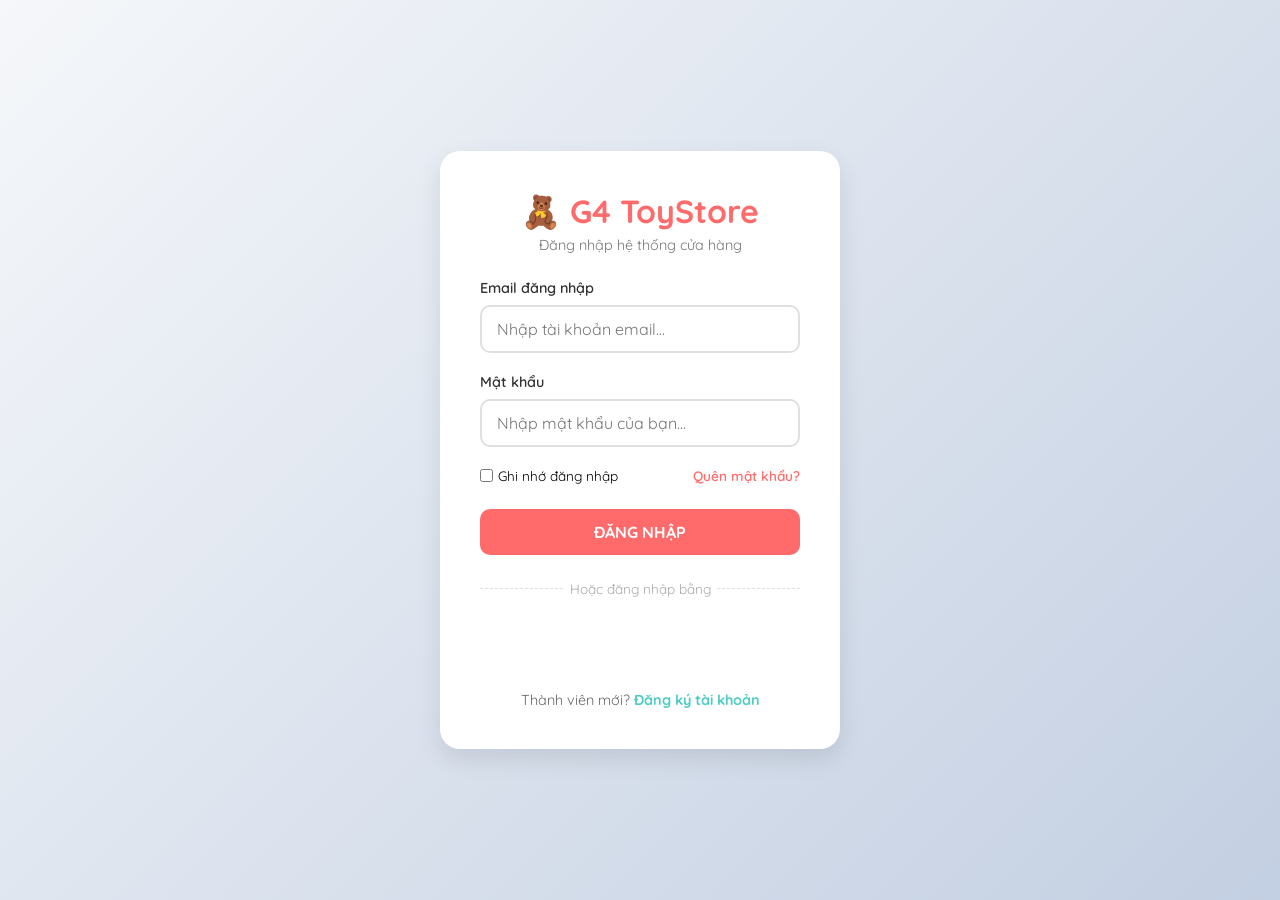
<file: frontend/nth_views/admin/users-management.html>
<!DOCTYPE html>
<html lang="vi">
<head>
    <meta charset="UTF-8">
    <meta name="viewport" content="width=device-width, initial-scale=1.0">
    <title>Quản Lý Người Dùng - G4 Admin</title>
    <link href="https://fonts.googleapis.com/css2?family=Quicksand:wght@400;500;600;700&display=swap" rel="stylesheet">
    <style>
        :root {
            --sidebar-width: 260px;
            --primary-admin: #2c3e50;
            --accent-admin: #34495e;
            --active-color: #3498db;
            --text-light: #ecf0f1;
            --bg-body: #f8f9fa;
            --white: #ffffff;
            --text-dark: #333333;
            --danger: #e74c3c;
            --success: #2ecc71;
        }

        * { margin: 0; padding: 0; box-sizing: border-box; font-family: 'Quicksand', sans-serif; }
        body { background-color: var(--bg-body); color: var(--text-dark); display: flex; min-height: 100vh; }

        /* SIDEBAR STRUCTURE */
        .sidebar { width: var(--sidebar-width); background-color: var(--primary-admin); color: var(--text-light); position: fixed; top: 0; bottom: 0; left: 0; display: flex; flex-direction: column; z-index: 100; }
        .sidebar-brand { padding: 24px; text-align: center; font-size: 1.4rem; font-weight: 700; border-bottom: 1px solid rgba(255, 255, 255, 0.1); background-color: #1a252f; }
        .sidebar-menu { list-style: none; padding: 20px 0; flex-grow: 1; }
        .sidebar-menu a { display: flex; align-items: center; gap: 12px; padding: 15px 25px; color: #bdc3c7; text-decoration: none; font-weight: 600; transition: all 0.3s; }
        .sidebar-menu li.active a, .sidebar-menu a:hover { color: var(--white); background-color: var(--accent-admin); border-left: 4px solid var(--active-color); padding-left: 21px; }
        .sidebar-footer { padding: 20px; border-top: 1px solid rgba(255, 255, 255, 0.1); }
        .btn-logout { display: block; text-align: center; padding: 10px; background-color: var(--danger); color: var(--white); border-radius: 8px; text-decoration: none; font-weight: 700; font-size: 0.9rem; }

        /* MAIN CONTENT */
        .main-wrapper { margin-left: var(--sidebar-width); width: calc(100% - var(--sidebar-width)); display: flex; flex-direction: column; }
        .topbar { height: 70px; background-color: var(--white); box-shadow: 0 2px 5px rgba(0,0,0,0.05); display: flex; justify-content: space-between; align-items: center; padding: 0 30px; }
        .content-body { padding: 30px; }

        /* TABLE */
        .table-section { background-color: var(--white); padding: 25px; border-radius: 15px; box-shadow: 0 4px 12px rgba(0,0,0,0.03); }
        .data-table { width: 100%; border-collapse: collapse; text-align: left; }
        .data-table th, .data-table td { padding: 14px; border-bottom: 1px solid #eee; }
        .data-table th { background-color: #f8f9fa; color: #555; font-weight: 700; }

        .role-badge { padding: 4px 10px; border-radius: 8px; font-size: 0.85rem; font-weight: 700; }
        .role-badge.admin { background-color: #eaf2f8; color: #2980b9; }
        .role-badge.customer { background-color: #f4ecf7; color: #8e44ad; }
        .role-badge.locked { background-color: #fdedec; color: var(--danger); }

        .btn-lock { padding: 6px 12px; background-color: #fdedec; color: var(--danger); border: none; border-radius: 6px; font-weight: 600; cursor: pointer; transition: 0.2s; }
        .btn-lock:hover { background-color: var(--danger); color: white; }
        .btn-unlock { padding: 6px 12px; background-color: #e8f8f0; color: var(--success); border: none; border-radius: 6px; font-weight: 600; cursor: pointer; transition: 0.2s; }
        .btn-unlock:hover { background-color: var(--success); color: white; }
        .btn-disabled { padding: 6px 12px; background-color: #f5f5f5; color: #999; border: none; border-radius: 6px; font-weight: 600; cursor: not-allowed; opacity: 0.6; }
    </style>
</head>
<body>

    <aside class="sidebar">
        <div class="sidebar-brand">⚙️ G4 TOYSTORE</div>
        <ul class="sidebar-menu">
            <li><a href="dashboard.html">📊 Tổng quan Dashboard</a></li>
            <li><a href="products-management.html">🧱 Quản lý sản phẩm</a></li>
            <li><a href="orders-management.html">📦 Quản lý đơn hàng</a></li>
            <li class="active"><a href="users-management.html">👥 Quản lý người dùng</a></li>
            <li><a href="../user/home.html" target="_blank">🌐 Xem trang chủ User</a></li>
        </ul>
        <div class="sidebar-footer"><a href="#" class="btn-logout" onclick="apiClient.logout(); return false;">Đăng xuất ↩</a></div>
    </aside>

    <div class="main-wrapper">
        <header class="topbar">
            <div class="page-title"><h2>Quản Lý Tài Khoản Thành Viên</h2></div>
        </header>

        <main class="content-body">
            <div class="table-section">
                <table class="data-table">
                    <thead>
                        <tr>
                            <th>ID User</th>
                            <th>Tên Tài Khoản</th>
                            <th>Email Liên Hệ</th>
                            <th>Vai Trò</th>
                            <th>Ngày Đăng Ký</th>
                            <th>Thao Tác</th>
                        </tr>
                    </thead>
                    <tbody id="user-table-body">
                    </tbody>
                </table>
            </div>
        </main>
    </div>

    <script src="../js/api_client.js"></script>
    <script>
        // Bảo vệ route
        if (!localStorage.getItem('access_token')) {
            window.location.href = '../user/login.html';
        }

        async function loadUsers() {
            try {
                const res = await apiClient.get('/admin/users');
                if (res.success) {
                    renderUsers(res.data);
                }
            } catch (error) {
                console.error("Lỗi khi tải người dùng:", error);
            }
        }

        function renderUsers(users) {
            const tbody = document.getElementById('user-table-body');
            let html = '';

            if (!users || users.length === 0) {
                html = `<tr><td colspan="6" style="text-align:center; color:#999; padding:30px;">Chưa có người dùng nào.</td></tr>`;
            } else {
                users.forEach(u => {
                    let roleBadge = '';
                    if (u.role === 'ADMIN') roleBadge = '<span class="role-badge admin">Quản trị viên</span>';
                    else if (u.role === 'LOCKED') roleBadge = '<span class="role-badge locked">Bị khóa</span>';
                    else roleBadge = '<span class="role-badge customer">Khách hàng</span>';

                    let actionBtn = '';
                    if (u.role === 'ADMIN') {
                        actionBtn = `<button class="btn-disabled" disabled>Không thể thao tác</button>`;
                    } else if (u.role === 'LOCKED') {
                        actionBtn = `<button class="btn-unlock" onclick="unlockUser(${u.raw_id})">🔓 Mở khóa</button>`;
                    } else {
                        actionBtn = `<button class="btn-lock" onclick="lockUser(${u.raw_id})">🔒 Khóa tài khoản</button>`;
                    }

                    html += `
                        <tr>
                            <td><b>${u.id}</b></td>
                            <td>${u.name}</td>
                            <td>${u.email}</td>
                            <td>${roleBadge}</td>
                            <td>${u.date}</td>
                            <td>${actionBtn}</td>
                        </tr>
                    `;
                });
            }
            tbody.innerHTML = html;
        }

        async function lockUser(id) {
            if (confirm("Bạn có chắc chắn muốn khóa tài khoản này? Người dùng sẽ không thể đăng nhập được nữa.")) {
                try {
                    const res = await apiClient.put(`/admin/users/${id}/lock`, {});
                    if (res.success) {
                        alert("Đã khóa tài khoản thành công!");
                        loadUsers();
                    } else {
                        alert("Lỗi: " + res.message);
                    }
                } catch (err) {
                    alert("Có lỗi xảy ra khi gọi API khóa tài khoản");
                }
            }
        }

        async function unlockUser(id) {
            if (confirm("Bạn có chắc chắn muốn mở khóa tài khoản này?")) {
                try {
                    const res = await apiClient.put(`/admin/users/${id}/unlock`, {});
                    if (res.success) {
                        alert("Đã mở khóa tài khoản thành công!");
                        loadUsers();
                    } else {
                        alert("Lỗi: " + res.message);
                    }
                } catch (err) {
                    alert("Có lỗi xảy ra khi gọi API mở khóa tài khoản");
                }
            }
        }

        window.onload = function() {
            loadUsers();
        };
    </script>
</body>
</html>
</file>
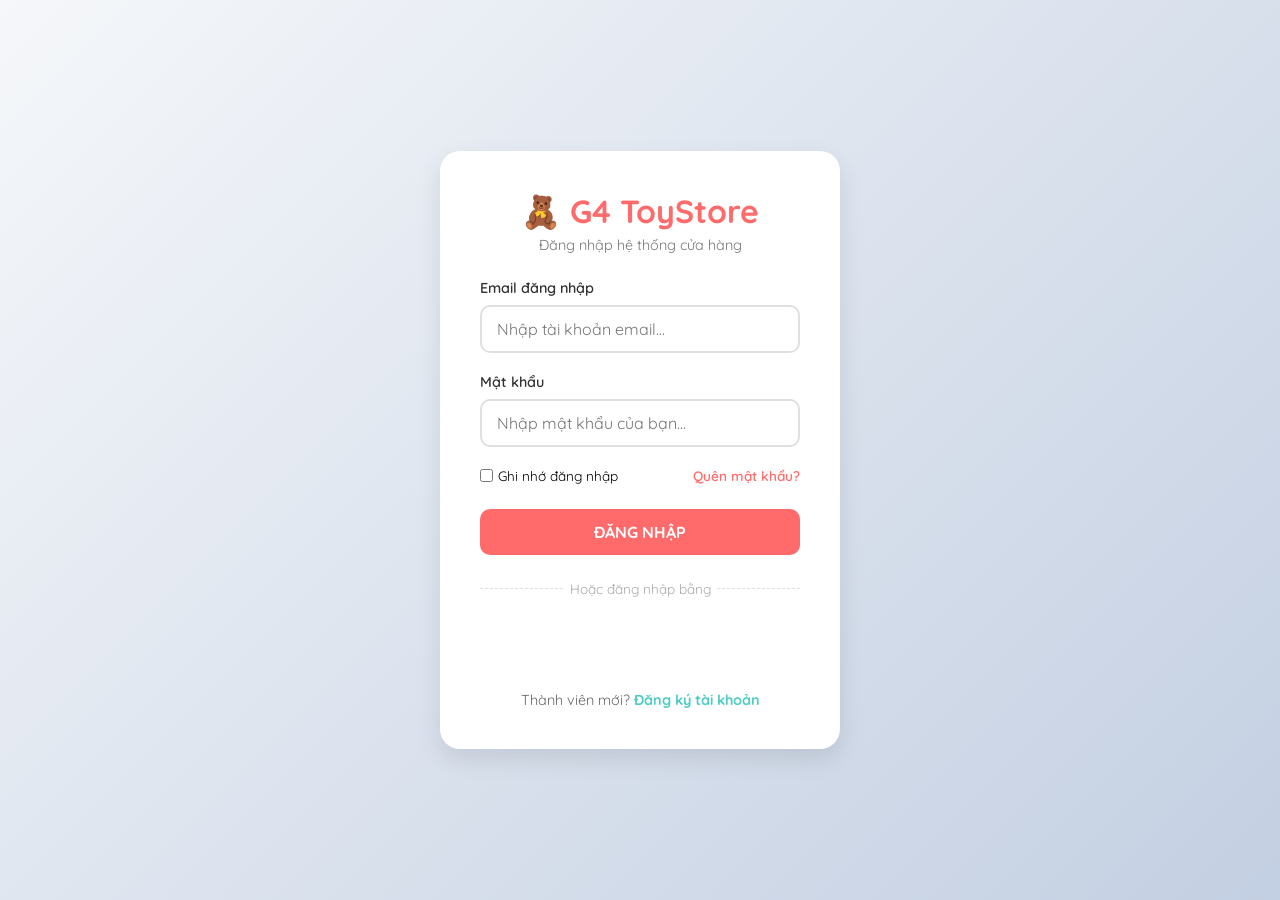
<file: frontend/nth_views/user/login.html>
<!DOCTYPE html>
<html lang="vi">

<head>
    <meta charset="UTF-8">
    <meta name="viewport" content="width=device-width, initial-scale=1.0">
    <title>Đăng Nhập - G4 ToyStore</title>
    <link href="https://fonts.googleapis.com/css2?family=Quicksand:wght@400;600;700&display=swap" rel="stylesheet">
    <link rel="stylesheet" href="https://cdnjs.cloudflare.com/ajax/libs/font-awesome/6.4.0/css/all.min.css">

    <!-- Google Identity Services SDK -->
    <script src="https://accounts.google.com/gsi/client" async defer></script>

    <style>
        * {
            margin: 0;
            padding: 0;
            box-sizing: border-box;
            font-family: 'Quicksand', sans-serif;
        }

        body {
            background: linear-gradient(135deg, #f5f7fa 0%, #c3cfe2 100%);
            min-height: 100vh;
            display: flex;
            justify-content: center;
            align-items: center;
            padding: 20px;
        }

        .login-container {
            background-color: #ffffff;
            padding: 40px;
            border-radius: 20px;
            box-shadow: 0 10px 25px rgba(0, 0, 0, 0.1);
            width: 100%;
            max-width: 400px;
            text-align: center;
        }

        .logo-area {
            margin-bottom: 25px;
        }

        .logo-area h1 {
            color: #ff6b6b;
            font-size: 2rem;
            font-weight: 700;
        }

        .logo-area p {
            color: #777;
            font-size: 0.9rem;
            margin-top: 5px;
        }

        .form-group {
            margin-bottom: 20px;
            text-align: left;
        }

        .form-group label {
            display: block;
            margin-bottom: 8px;
            color: #333;
            font-weight: 600;
            font-size: 0.9rem;
        }

        .form-group input[type="email"],
        .form-group input[type="password"] {
            width: 100%;
            padding: 12px 15px;
            border: 2px solid #e0e0e0;
            border-radius: 10px;
            outline: none;
            font-size: 1rem;
            transition: all 0.3s ease;
        }

        .form-group input:focus {
            border-color: #4ecdc4;
            box-shadow: 0 0 8px rgba(78, 205, 196, 0.2);
        }

        .options-area {
            display: flex;
            justify-content: space-between;
            align-items: center;
            margin-bottom: 25px;
            font-size: 0.85rem;
        }

        .options-area a {
            color: #ff6b6b;
            text-decoration: none;
            font-weight: 600;
        }

        .options-area a:hover {
            text-decoration: underline;
        }

        .btn-login {
            width: 100%;
            padding: 13px;
            background-color: #ff6b6b;
            color: white;
            border: none;
            border-radius: 10px;
            font-size: 1rem;
            font-weight: 700;
            cursor: pointer;
            transition: background 0.3s ease, transform 0.1s ease;
        }

        .btn-login:hover {
            background-color: #ee5253;
        }

        .btn-login:active {
            transform: scale(0.98);
        }

        .btn-login:disabled {
            background-color: #ccc;
            cursor: not-allowed;
        }

        /* Đường gạch ngang phân cách */
        .social-divider {
            display: flex;
            align-items: center;
            text-align: center;
            margin: 25px 0;
            color: #aaa;
            font-size: 0.85rem;
        }

        .social-divider::before,
        .social-divider::after {
            content: '';
            flex: 1;
            border-bottom: 1px dashed #e0e0e0;
        }

        .social-divider:not(:empty)::before {
            margin-right: .5em;
        }

        .social-divider:not(:empty)::after {
            margin-left: .5em;
        }

        /* Vùng chứa nút Google chính thức */
        .social-login-group {
            display: flex;
            flex-direction: column;
            gap: 12px;
        }

        /* Wrapper căn giữa nút Google do SDK render */
        .google-btn-wrapper {
            display: flex;
            justify-content: center;
            align-items: center;
            min-height: 44px;
        }

        /* Đảm bảo nút Google trải full width */
        .google-btn-wrapper>div {
            width: 100% !important;
        }

        .google-btn-wrapper iframe {
            width: 100% !important;
        }

        .register-link {
            margin-top: 25px;
            font-size: 0.9rem;
            color: #666;
        }

        .register-link a {
            color: #4ecdc4;
            text-decoration: none;
            font-weight: 700;
        }

        .register-link a:hover {
            text-decoration: underline;
        }

        /* Thông báo lỗi / thành công */
        .alert {
            padding: 10px 14px;
            border-radius: 8px;
            font-size: 0.88rem;
            font-weight: 600;
            margin-bottom: 18px;
            display: none;
            text-align: left;
        }

        .alert-error {
            background-color: #fff0f0;
            border: 1px solid #ffcccc;
            color: #cc0000;
        }

        .alert-success {
            background-color: #f0fff4;
            border: 1px solid #b2f5c8;
            color: #1a7a3e;
        }
    </style>
</head>

<body>

    <div class="login-container">
        <div class="logo-area">
            <h1>🧸 G4 ToyStore</h1>
            <p>Đăng nhập hệ thống cửa hàng</p>
        </div>

        <!-- Thông báo -->
        <div id="alertBox" class="alert"></div>

        <form id="loginForm" novalidate>
            <!-- Email -->
            <div class="form-group">
                <label for="email">Email đăng nhập</label>
                <input type="email" id="email" name="HKKM_Email" placeholder="Nhập tài khoản email..." required>
            </div>

            <!-- Mật khẩu -->
            <div class="form-group">
                <label for="password">Mật khẩu</label>
                <input type="password" id="password" name="HKKM_Password_Hash" placeholder="Nhập mật khẩu của bạn..."
                    required>
            </div>

            <div class="options-area">
                <label style="display: flex; align-items: center; gap: 5px; cursor: pointer;">
                    <input type="checkbox" name="remember"> Ghi nhớ đăng nhập
                </label>
                <a href="#">Quên mật khẩu?</a>
            </div>

            <button type="submit" id="btnLogin" class="btn-login">ĐĂNG NHẬP</button>
        </form>

        <!-- Phân cách -->
        <div class="social-divider">Hoặc đăng nhập bằng</div>

        <div class="social-login-group">
            <!-- Google renderButton sẽ tạo nút chính thức vào div này -->
            <div class="google-btn-wrapper">
                <div id="googleSignInDiv"></div>
            </div>
        </div>

        <div class="register-link">
            Thành viên mới? <a href="register.html">Đăng ký tài khoản</a>
        </div>
    </div>

    <script>
        // =============================================
        //  CẤU HÌNH - thay YOUR_GOOGLE_CLIENT_ID.apps.googleusercontent.com
        //  bằng Client ID thực của bạn từ Google Cloud Console
        // =============================================
        const GOOGLE_CLIENT_ID = "641040374252-ju1ql1lrefn7cgjcl58obhkqol6rhsnc.apps.googleusercontent.com";
        const API_BASE = "http://127.0.0.1:5000/api";

        // =============================================
        //  Tiện ích hiển thị thông báo
        // =============================================
        function showAlert(message, type = "error") {
            const box = document.getElementById("alertBox");
            box.textContent = message;
            box.className = `alert alert-${type}`;
            box.style.display = "block";
        }

        function hideAlert() {
            const box = document.getElementById("alertBox");
            box.style.display = "none";
        }

        // =============================================
        //  Lưu token và chuyển hướng sau khi đăng nhập thành công
        // =============================================
        function handleLoginSuccess(data) {
            // Lưu tokens vào localStorage
            localStorage.setItem("access_token", data.access_token);
            localStorage.setItem("refresh_token", data.refresh_token);
            localStorage.setItem("user", JSON.stringify(data.user));

            showAlert(`Chào mừng ${data.user.full_name}! Đang chuyển hướng...`, "success");

            // Chuyển hướng sau 1.2 giây
            setTimeout(() => {
                if (data.user.role === "ADMIN") {
                    window.location.href = "../admin/dashboard.html";
                } else {
                    window.location.href = "home.html";
                }
            }, 1200);
        }

        // =============================================
        //  ĐĂNG NHẬP THƯỜNG (Email + Password)
        // =============================================
        document.getElementById("loginForm").addEventListener("submit", async function (e) {
            e.preventDefault();
            hideAlert();

            const email = document.getElementById("email").value.trim();
            const password = document.getElementById("password").value;
            const btn = document.getElementById("btnLogin");

            if (!email || !password) {
                showAlert("Vui lòng nhập đầy đủ email và mật khẩu.");
                return;
            }

            btn.disabled = true;
            btn.textContent = "Đang đăng nhập...";

            try {
                const res = await fetch(`${API_BASE}/auth/login`, {
                    method: "POST",
                    headers: { "Content-Type": "application/json" },
                    body: JSON.stringify({ email, password })
                });

                const data = await res.json();

                if (res.ok) {
                    handleLoginSuccess(data);
                } else {
                    showAlert(data.message || "Email hoặc mật khẩu không đúng.");
                }
            } catch (err) {
                showAlert("Không thể kết nối đến máy chủ. Vui lòng thử lại.");
            } finally {
                btn.disabled = false;
                btn.textContent = "ĐĂNG NHẬP";
            }
        });

        // =============================================
        //  ĐĂNG NHẬP GOOGLE
        // =============================================

        // Callback được Google SDK gọi sau khi người dùng chọn tài khoản Google
        async function handleGoogleCredential(response) {
            hideAlert();

            try {
                const res = await fetch(`${API_BASE}/auth/google`, {
                    method: "POST",
                    headers: { "Content-Type": "application/json" },
                    body: JSON.stringify({ token: response.credential })
                });

                const data = await res.json();

                if (res.ok) {
                    handleLoginSuccess(data);
                } else {
                    showAlert(data.message || "Đăng nhập Google thất bại.");
                }
            } catch (err) {
                showAlert("Không thể kết nối đến máy chủ. Vui lòng thử lại.");
            }
        }

        // Khởi tạo Google Identity Services và render nút chính thức
        // SDK tải async nên dùng interval để chờ sẵn sàng
        function initGoogleSignIn() {
            if (typeof google !== "undefined" && google.accounts && google.accounts.id) {
                google.accounts.id.initialize({
                    client_id: GOOGLE_CLIENT_ID,
                    callback: handleGoogleCredential
                    // Không dùng ux_mode để tránh lỗi origin_mismatch
                });

                // renderButton tạo nút Google chính thức — không cần origin riêng
                google.accounts.id.renderButton(
                    document.getElementById("googleSignInDiv"),
                    {
                        theme: "outline",      // "outline" | "filled_blue" | "filled_black"
                        size: "large",
                        width: 320,            // px — khớp chiều rộng container
                        text: "continue_with", // "signin_with" | "signup_with" | "continue_with"
                        locale: "vi"           // Hiển thị tiếng Việt
                    }
                );
            } else {
                // SDK chưa tải xong, thử lại sau 100ms
                setTimeout(initGoogleSignIn, 100);
            }
        }

        // Bắt đầu chờ SDK
        initGoogleSignIn();
    </script>

</body>

</html>
</file>
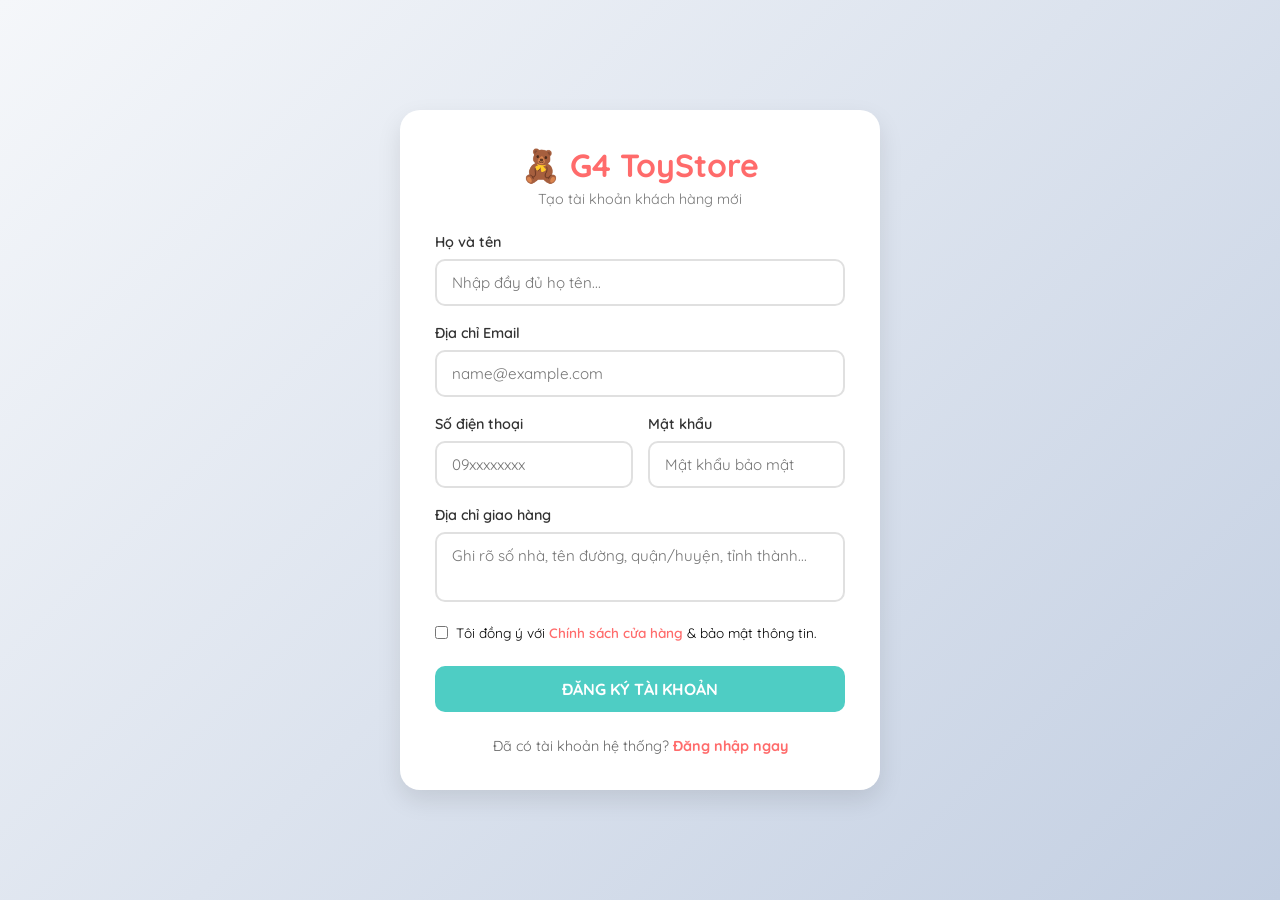
<file: frontend/nth_views/user/register.html>
<!DOCTYPE html>
<html lang="vi">
<head>
    <meta charset="UTF-8">
    <meta name="viewport" content="width=device-width, initial-scale=1.0">
    <title>Đăng Ký - G4 ToyStore</title>
    <link href="https://fonts.googleapis.com/css2?family=Quicksand:wght@400;600;700&display=swap" rel="stylesheet">
    
    <style>
        * {
            margin: 0;
            padding: 0;
            box-sizing: border-box;
            font-family: 'Quicksand', sans-serif;
        }

        body {
            background: linear-gradient(135deg, #f5f7fa 0%, #c3cfe2 100%);
            min-height: 100vh;
            display: flex;
            justify-content: center;
            align-items: center;
            padding: 20px;
        }

        .register-container {
            background-color: #ffffff;
            padding: 35px;
            border-radius: 20px;
            box-shadow: 0 10px 25px rgba(0, 0, 0, 0.1);
            width: 100%;
            max-width: 480px;
            text-align: center;
        }

        .logo-area {
            margin-bottom: 25px;
        }

        .logo-area h1 {
            color: #ff6b6b;
            font-size: 2rem;
            font-weight: 700;
        }

        .logo-area p {
            color: #777;
            font-size: 0.9rem;
            margin-top: 5px;
        }

        .form-group {
            margin-bottom: 18px;
            text-align: left;
        }

        .form-group label {
            display: block;
            margin-bottom: 8px;
            color: #333;
            font-weight: 600;
            font-size: 0.9rem;
        }

        .form-group input, .form-group textarea {
            width: 100%;
            padding: 12px 15px;
            border: 2px solid #e0e0e0;
            border-radius: 10px;
            outline: none;
            font-size: 0.95rem;
            transition: all 0.3s ease;
        }

        .form-group textarea {
            resize: none;
            height: 70px;
        }

        .form-group input:focus, .form-group textarea:focus {
            border-color: #4ecdc4;
            box-shadow: 0 0 8px rgba(78, 205, 196, 0.2);
        }

        .form-row {
            display: grid;
            grid-template-columns: 1fr 1fr;
            gap: 15px;
        }

        @media (max-width: 480px) {
            .form-row {
                grid-template-columns: 1fr;
                gap: 0;
            }
        }

        .terms-area {
            display: flex;
            align-items: center;
            gap: 8px;
            margin-bottom: 25px;
            font-size: 0.85rem;
            text-align: left;
            cursor: pointer;
        }

        .terms-area a {
            color: #ff6b6b;
            text-decoration: none;
            font-weight: 600;
        }

        .terms-area a:hover {
            text-decoration: underline;
        }

        .btn-register {
            width: 100%;
            padding: 13px;
            background-color: #4ecdc4;
            color: white;
            border: none;
            border-radius: 10px;
            font-size: 1rem;
            font-weight: 700;
            cursor: pointer;
            transition: background 0.3s ease, transform 0.1s ease;
            text-transform: uppercase;
        }

        .btn-register:hover {
            background-color: #38b2ac;
        }

        .btn-register:active {
            transform: scale(0.98);
        }

        .login-link {
            margin-top: 25px;
            font-size: 0.9rem;
            color: #666;
        }

        .login-link a {
            color: #ff6b6b;
            text-decoration: none;
            font-weight: 700;
        }

        .login-link a:hover {
            text-decoration: underline;
        }
    </style>
</head>
<body>

    <div class="register-container">
        <div class="logo-area">
            <h1>🧸 G4 ToyStore</h1>
            <p>Tạo tài khoản khách hàng mới</p>
        </div>

        <!-- Thêm thông báo -->
        <div id="alertBox" style="display: none; padding: 10px; margin-bottom: 15px; border-radius: 8px; text-align: left; font-size: 0.9rem;"></div>

        <form id="registerForm" novalidate>
            <!-- Khớp với HKKM_Full_Name (NOT NULL) -->
            <div class="form-group">
                <label for="fullname">Họ và tên</label>
                <input type="text" id="fullname" name="HKKM_Full_Name" placeholder="Nhập đầy đủ họ tên..." required>
            </div>

            <!-- Khớp với HKKM_Email (NOT NULL UNIQUE) -->
            <div class="form-group">
                <label for="email">Địa chỉ Email</label>
                <input type="email" id="email" name="HKKM_Email" placeholder="name@example.com" required>
            </div>

            <!-- Khớp với HKKM_Phone & HKKM_Password_Hash -->
            <div class="form-row">
                <div class="form-group">
                    <label for="phone">Số điện thoại</label>
                    <input type="tel" id="phone" name="HKKM_Phone" placeholder="09xxxxxxxx">
                </div>
                <div class="form-group">
                    <label for="password">Mật khẩu</label>
                    <input type="password" id="password" name="HKKM_Password_Hash" placeholder="Mật khẩu bảo mật" required>
                </div>
            </div>

            <!-- Khớp với HKKM_Address (NVARCHAR(MAX)) -->
            <div class="form-group">
                <label for="address">Địa chỉ giao hàng</label>
                <textarea id="address" name="HKKM_Address" placeholder="Ghi rõ số nhà, tên đường, quận/huyện, tỉnh thành..."></textarea>
            </div>

            <label class="terms-area">
                <input type="checkbox" name="terms" required> 
                <span>Tôi đồng ý với <a href="#">Chính sách cửa hàng</a> & bảo mật thông tin.</span>
            </label>

            <button type="submit" class="btn-register">Đăng Ký Tài Khoản</button>
        </form>

        <div class="login-link">
            Đã có tài khoản hệ thống? <a href="login.html">Đăng nhập ngay</a>
        </div>
    </div>

    </div>

    <script src="../../assets/js/shared/config.js"></script>
    
    <script>
        const API_BASE = "http://127.0.0.1:5000/api";

        function showAlert(message, isError = true) {
            const box = document.getElementById("alertBox");
            box.style.display = "block";
            box.textContent = message;
            if (isError) {
                box.style.backgroundColor = "#fff0f0";
                box.style.color = "#cc0000";
                box.style.border = "1px solid #ffcccc";
            } else {
                box.style.backgroundColor = "#f0fff4";
                box.style.color = "#1a7a3e";
                box.style.border = "1px solid #b2f5c8";
            }
        }

        document.getElementById("registerForm").addEventListener("submit", async function(e) {
            e.preventDefault();
            
            const btn = document.querySelector(".btn-register");
            const full_name = document.getElementById("fullname").value.trim();
            const email = document.getElementById("email").value.trim();
            const phone = document.getElementById("phone").value.trim();
            const password = document.getElementById("password").value;
            const address = document.getElementById("address").value.trim();
            const terms = document.querySelector("input[name='terms']").checked;

            if (!full_name || !email || !password || !terms) {
                showAlert("Vui lòng điền đủ thông tin và đồng ý với điều khoản.");
                return;
            }

            btn.disabled = true;
            btn.textContent = "Đang đăng ký...";

            try {
                const res = await fetch(`${API_BASE}/auth/register`, {
                    method: "POST",
                    headers: { "Content-Type": "application/json" },
                    body: JSON.stringify({
                        full_name,
                        email,
                        password,
                        phone,
                        address
                    })
                });

                const data = await res.json();
                if (res.ok) {
                    showAlert("Đăng ký thành công! Đang chuyển hướng...", false);
                    setTimeout(() => window.location.href = "login.html", 1500);
                } else {
                    showAlert(data.message || "Đăng ký thất bại.");
                    btn.disabled = false;
                    btn.textContent = "Đăng Ký Tài Khoản";
                }
            } catch (error) {
                showAlert("Lỗi kết nối máy chủ.");
                btn.disabled = false;
                btn.textContent = "Đăng Ký Tài Khoản";
            }
        });
    </script>
</body>
</html>
</file>
